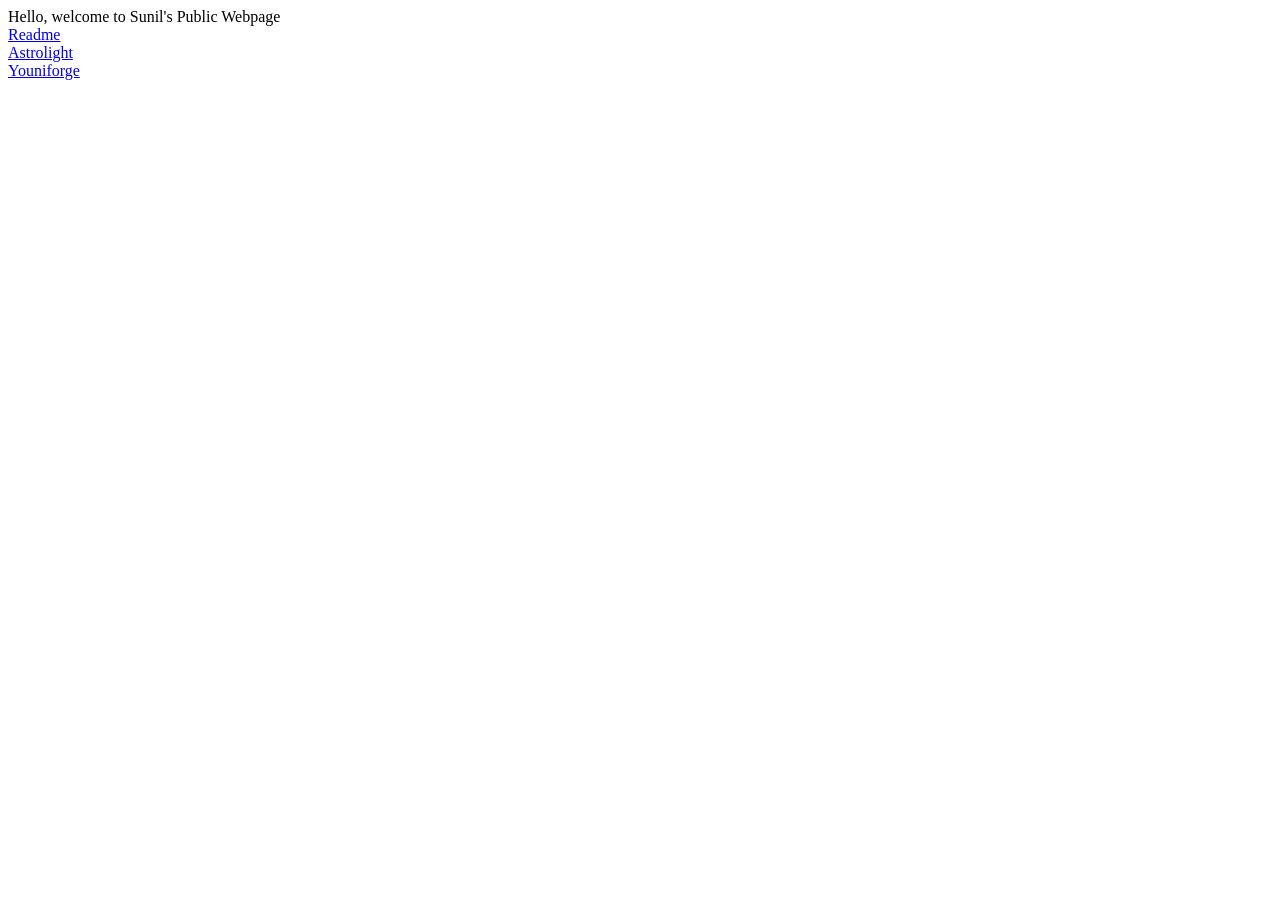
<file: index.html>
<html>
    <body>
        Hello, welcome to Sunil's Public Webpage
        <br>
        <a href="README.md">Readme</a>
        <br>
        <a href="astrolight/browser/index.html">Astrolight</a>
        <br>
        <a href="youniforge/index.html">Youniforge</a>
    </body>
</html>
</file>
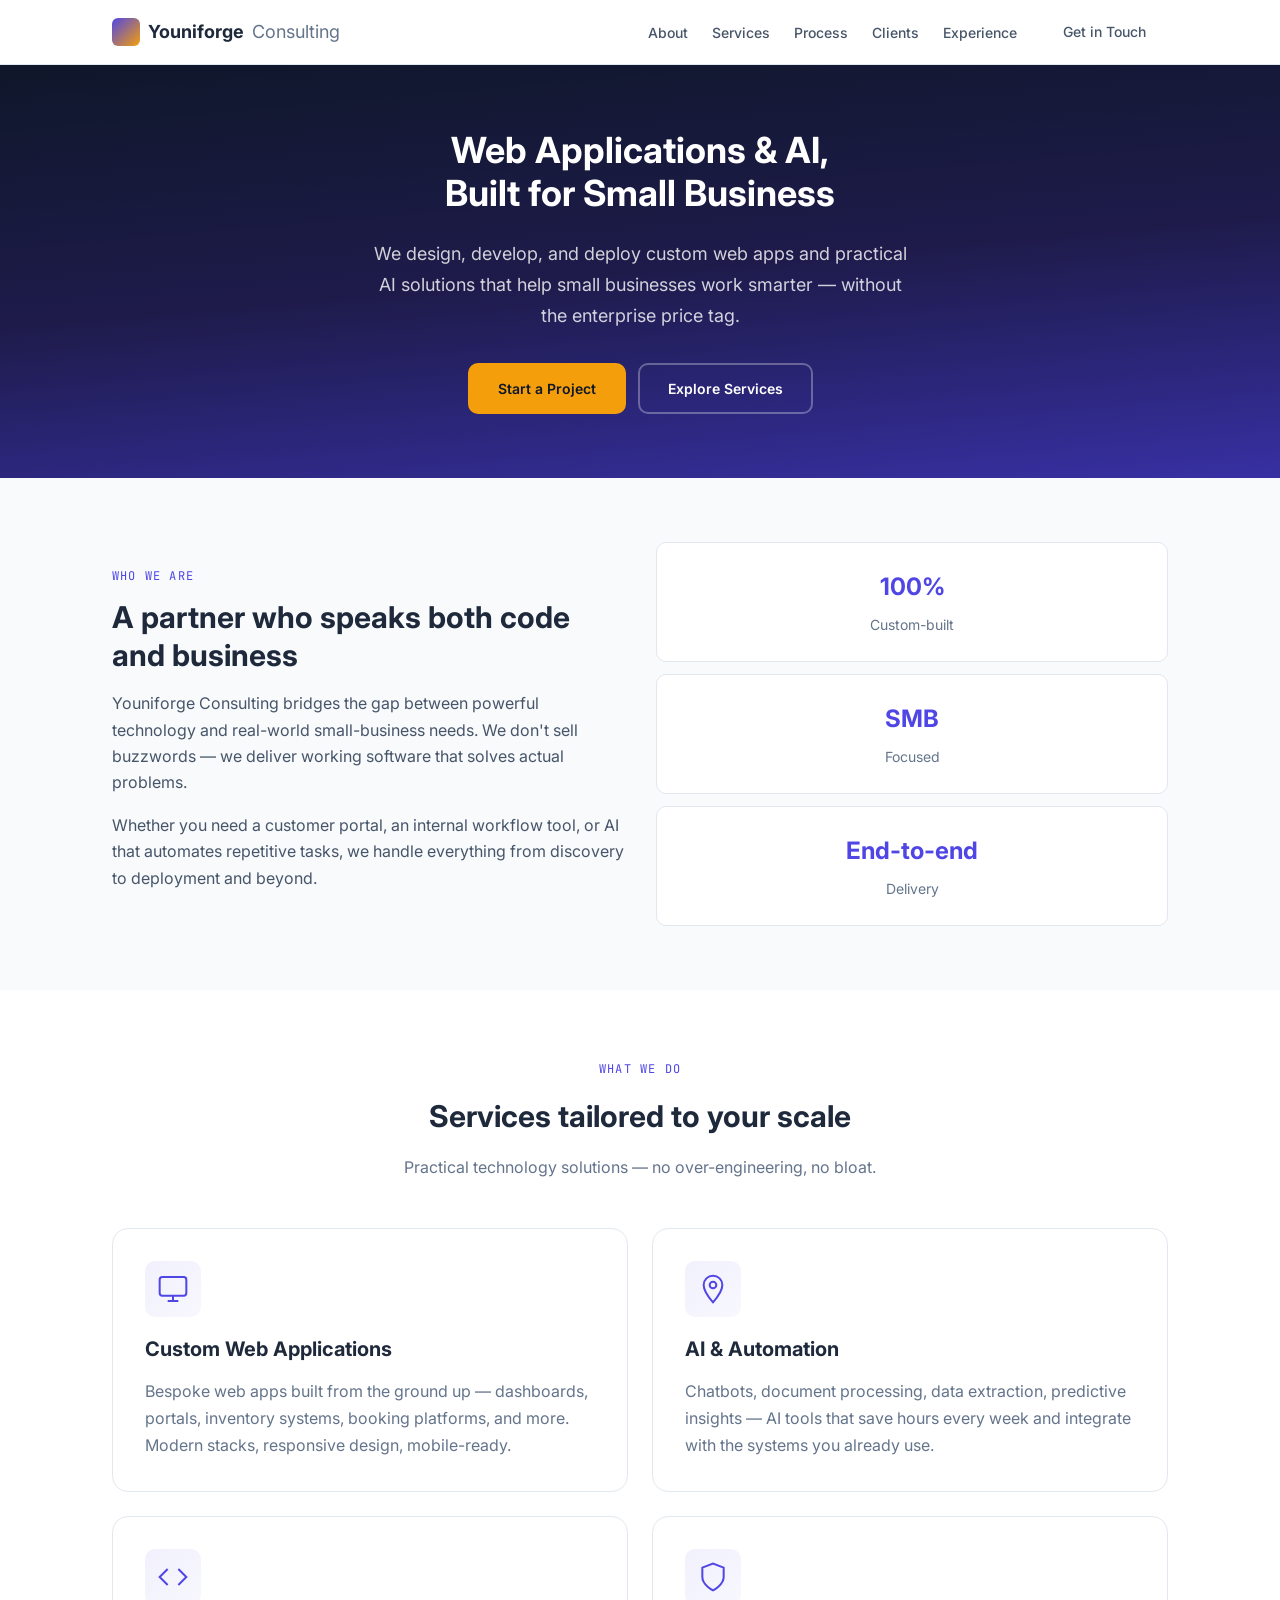
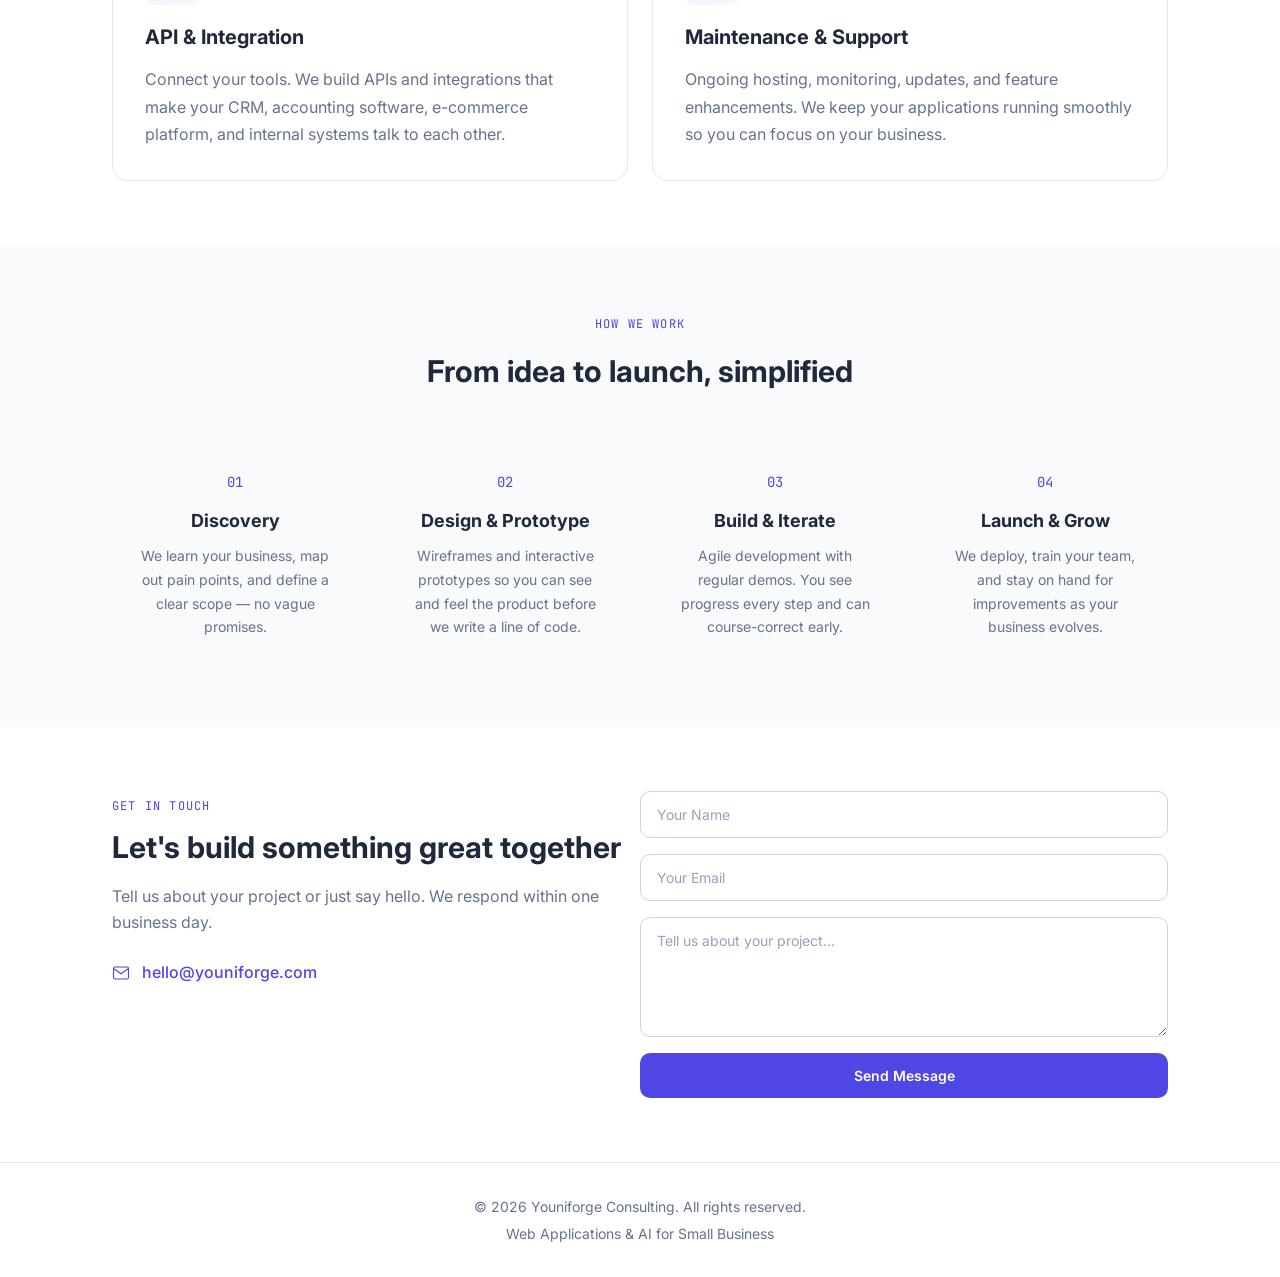
<file: youniforge/index.html>
<!DOCTYPE html>
<html lang="en">
<head>
  <meta charset="UTF-8">
  <meta name="viewport" content="width=device-width, initial-scale=1.0">
  <title>Youniforge Consulting — Web Applications & AI for Small Business</title>
  <meta name="description" content="Youniforge Consulting builds custom web applications and delivers practical AI solutions tailored for small businesses.">
  <link rel="preconnect" href="https://fonts.googleapis.com">
  <link rel="preconnect" href="https://fonts.gstatic.com" crossorigin>
  <link href="https://fonts.googleapis.com/css2?family=Inter:wght@400;500;600;700&family=JetBrains+Mono:wght@400&display=swap" rel="stylesheet">
  <link rel="stylesheet" href="css/style.css">
</head>
<body>

  <!-- ─── Navigation ─── -->
  <header class="site-header">
    <nav class="container nav-inner">
      <a href="#" class="logo">
        <span class="logo-icon" aria-hidden="true"></span>
        Youniforge<span class="logo-accent"> Consulting</span>
      </a>
      <button class="nav-toggle" aria-label="Toggle navigation" aria-expanded="false">
        <span></span><span></span><span></span>
      </button>
      <ul class="nav-links">
        <li><a href="#about">About</a></li>
        <li><a href="#services">Services</a></li>
        <li><a href="#process">Process</a></li>
        <li><a href="clients.html">Clients</a></li>
        <li><a href="experience.html">Experience</a></li>
        <li><a href="#contact" class="btn btn-sm">Get in Touch</a></li>
      </ul>
    </nav>
  </header>

  <!-- ─── Hero ─── -->
  <section class="hero">
    <div class="container hero-inner">
      <h1>Web Applications &amp; AI,<br>Built for Small Business</h1>
      <p>We design, develop, and deploy custom web apps and practical AI solutions that help small businesses work smarter — without the enterprise price tag.</p>
      <div class="hero-actions">
        <a href="#contact" class="btn btn-primary">Start a Project</a>
        <a href="#services" class="btn btn-ghost">Explore Services</a>
      </div>
    </div>
  </section>

  <!-- ─── About ─── -->
  <section id="about" class="section about">
    <div class="container about-inner">
      <div class="about-text">
        <span class="section-label">Who We Are</span>
        <h2>A partner who speaks both code and business</h2>
        <p>Youniforge Consulting bridges the gap between powerful technology and real-world small-business needs. We don't sell buzzwords — we deliver working software that solves actual problems.</p>
        <p>Whether you need a customer portal, an internal workflow tool, or AI that automates repetitive tasks, we handle everything from discovery to deployment and beyond.</p>
      </div>
      <div class="about-stats">
        <div class="stat-card">
          <span class="stat-number">100%</span>
          <span class="stat-label">Custom-built</span>
        </div>
        <div class="stat-card">
          <span class="stat-number">SMB</span>
          <span class="stat-label">Focused</span>
        </div>
        <div class="stat-card">
          <span class="stat-number">End-to-end</span>
          <span class="stat-label">Delivery</span>
        </div>
      </div>
    </div>
  </section>

  <!-- ─── Services ─── -->
  <section id="services" class="section services">
    <div class="container">
      <div class="section-header">
        <span class="section-label">What We Do</span>
        <h2>Services tailored to your scale</h2>
        <p>Practical technology solutions — no over-engineering, no bloat.</p>
      </div>
      <div class="services-grid">

        <article class="service-card">
          <div class="service-icon" aria-hidden="true">
            <svg width="32" height="32" viewBox="0 0 24 24" fill="none" stroke="currentColor" stroke-width="1.5"><rect x="2" y="3" width="20" height="14" rx="2"/><line x1="8" y1="21" x2="16" y2="21"/><line x1="12" y1="17" x2="12" y2="21"/></svg>
          </div>
          <h3>Custom Web Applications</h3>
          <p>Bespoke web apps built from the ground up — dashboards, portals, inventory systems, booking platforms, and more. Modern stacks, responsive design, mobile-ready.</p>
        </article>

        <article class="service-card">
          <div class="service-icon" aria-hidden="true">
            <svg width="32" height="32" viewBox="0 0 24 24" fill="none" stroke="currentColor" stroke-width="1.5"><path d="M12 2a7 7 0 0 1 7 7c0 5-7 13-7 13S5 14 5 9a7 7 0 0 1 7-7z"/><circle cx="12" cy="9" r="2.5"/></svg>
          </div>
          <h3>AI &amp; Automation</h3>
          <p>Chatbots, document processing, data extraction, predictive insights — AI tools that save hours every week and integrate with the systems you already use.</p>
        </article>

        <article class="service-card">
          <div class="service-icon" aria-hidden="true">
            <svg width="32" height="32" viewBox="0 0 24 24" fill="none" stroke="currentColor" stroke-width="1.5"><path d="M16 18l6-6-6-6"/><path d="M8 6l-6 6 6 6"/></svg>
          </div>
          <h3>API &amp; Integration</h3>
          <p>Connect your tools. We build APIs and integrations that make your CRM, accounting software, e-commerce platform, and internal systems talk to each other.</p>
        </article>

        <article class="service-card">
          <div class="service-icon" aria-hidden="true">
            <svg width="32" height="32" viewBox="0 0 24 24" fill="none" stroke="currentColor" stroke-width="1.5"><path d="M12 22s8-4 8-10V5l-8-3-8 3v7c0 6 8 10 8 10z"/></svg>
          </div>
          <h3>Maintenance &amp; Support</h3>
          <p>Ongoing hosting, monitoring, updates, and feature enhancements. We keep your applications running smoothly so you can focus on your business.</p>
        </article>

      </div>
    </div>
  </section>

  <!-- ─── Process ─── -->
  <section id="process" class="section process">
    <div class="container">
      <div class="section-header">
        <span class="section-label">How We Work</span>
        <h2>From idea to launch, simplified</h2>
      </div>
      <div class="process-steps">

        <div class="step">
          <span class="step-number">01</span>
          <h3>Discovery</h3>
          <p>We learn your business, map out pain points, and define a clear scope — no vague promises.</p>
        </div>

        <div class="step">
          <span class="step-number">02</span>
          <h3>Design &amp; Prototype</h3>
          <p>Wireframes and interactive prototypes so you can see and feel the product before we write a line of code.</p>
        </div>

        <div class="step">
          <span class="step-number">03</span>
          <h3>Build &amp; Iterate</h3>
          <p>Agile development with regular demos. You see progress every step and can course-correct early.</p>
        </div>

        <div class="step">
          <span class="step-number">04</span>
          <h3>Launch &amp; Grow</h3>
          <p>We deploy, train your team, and stay on hand for improvements as your business evolves.</p>
        </div>

      </div>
    </div>
  </section>

  <!-- ─── Contact ─── -->
  <section id="contact" class="section contact">
    <div class="container contact-inner">
      <div class="contact-text">
        <span class="section-label">Get in Touch</span>
        <h2>Let's build something great together</h2>
        <p>Tell us about your project or just say hello. We respond within one business day.</p>
        <ul class="contact-details">
          <li>
            <svg width="18" height="18" viewBox="0 0 24 24" fill="none" stroke="currentColor" stroke-width="1.5"><path d="M4 4h16c1.1 0 2 .9 2 2v12c0 1.1-.9 2-2 2H4c-1.1 0-2-.9-2-2V6c0-1.1.9-2 2-2z"/><polyline points="22,6 12,13 2,6"/></svg>
            <a href="mailto:hello@youniforge.com">hello@youniforge.com</a>
          </li>
        </ul>
      </div>
      <form class="contact-form" action="#" method="POST">
        <label for="name" class="sr-only">Name</label>
        <input type="text" id="name" name="name" placeholder="Your Name" required autocomplete="name">

        <label for="email" class="sr-only">Email</label>
        <input type="email" id="email" name="email" placeholder="Your Email" required autocomplete="email">

        <label for="message" class="sr-only">Message</label>
        <textarea id="message" name="message" rows="5" placeholder="Tell us about your project…" required></textarea>

        <button type="submit" class="btn btn-primary btn-full">Send Message</button>
      </form>
    </div>
  </section>

  <!-- ─── Footer ─── -->
  <footer class="site-footer">
    <div class="container footer-inner">
      <p>&copy; <span class="footer-year"></span> Youniforge Consulting. All rights reserved.</p>
      <p class="footer-tagline">Web Applications &amp; AI for Small Business</p>
    </div>
  </footer>

  <script src="js/main.js"></script>
</body>
</html>
</file>
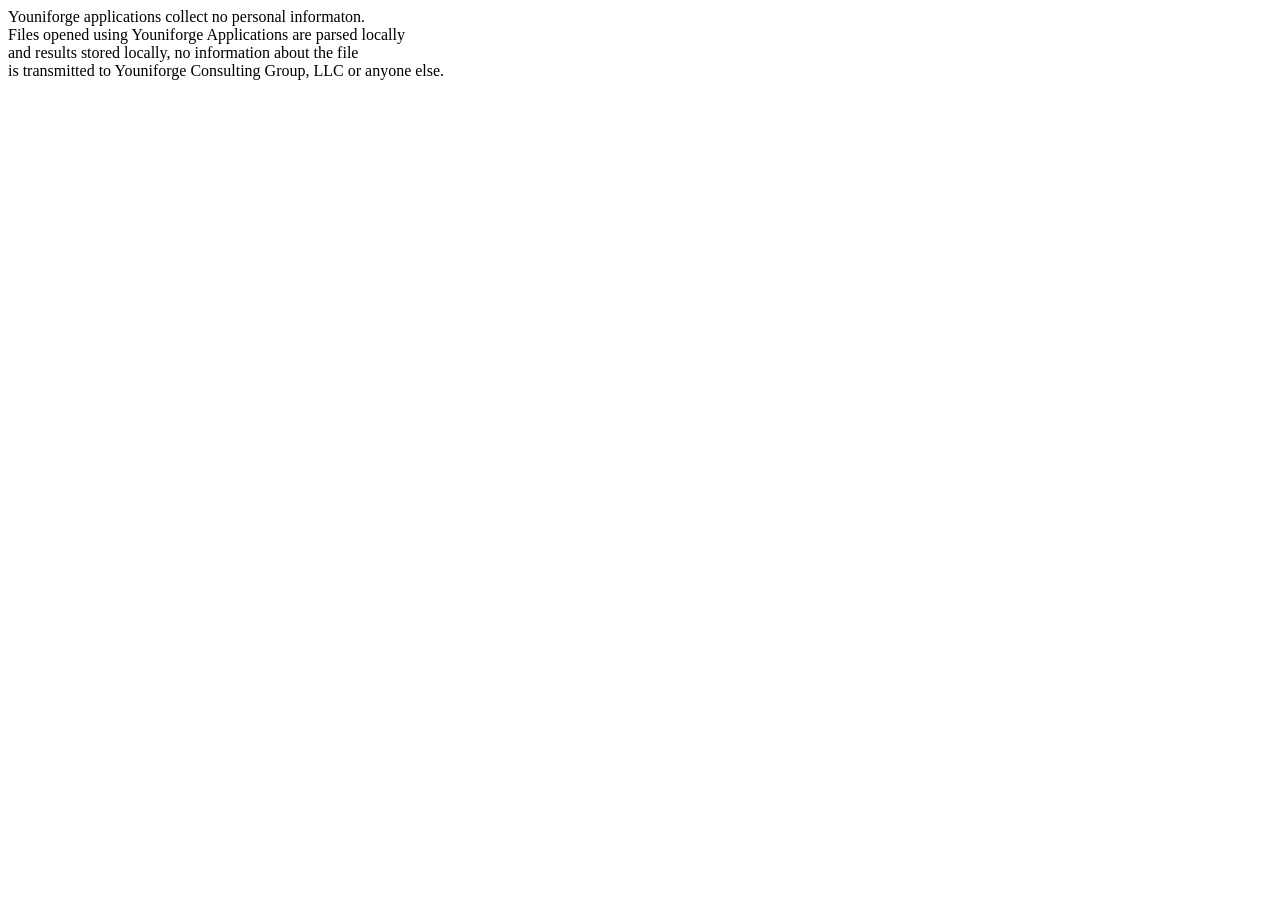
<file: privacypolicy/privacy_policy.html>
<!doctype html>
<html lang="en">

	<head>
  		<meta charset="utf-8">
		<title>Privacy Policy</title>
	</head>
	<body>
		Youniforge applications collect no personal informaton. <br />
		Files opened using Youniforge Applications are parsed locally <br />
		and results stored locally, no information about the file<br />
		is transmitted to Youniforge Consulting Group, LLC or anyone else. <br />
	</body>
</html>
</file>
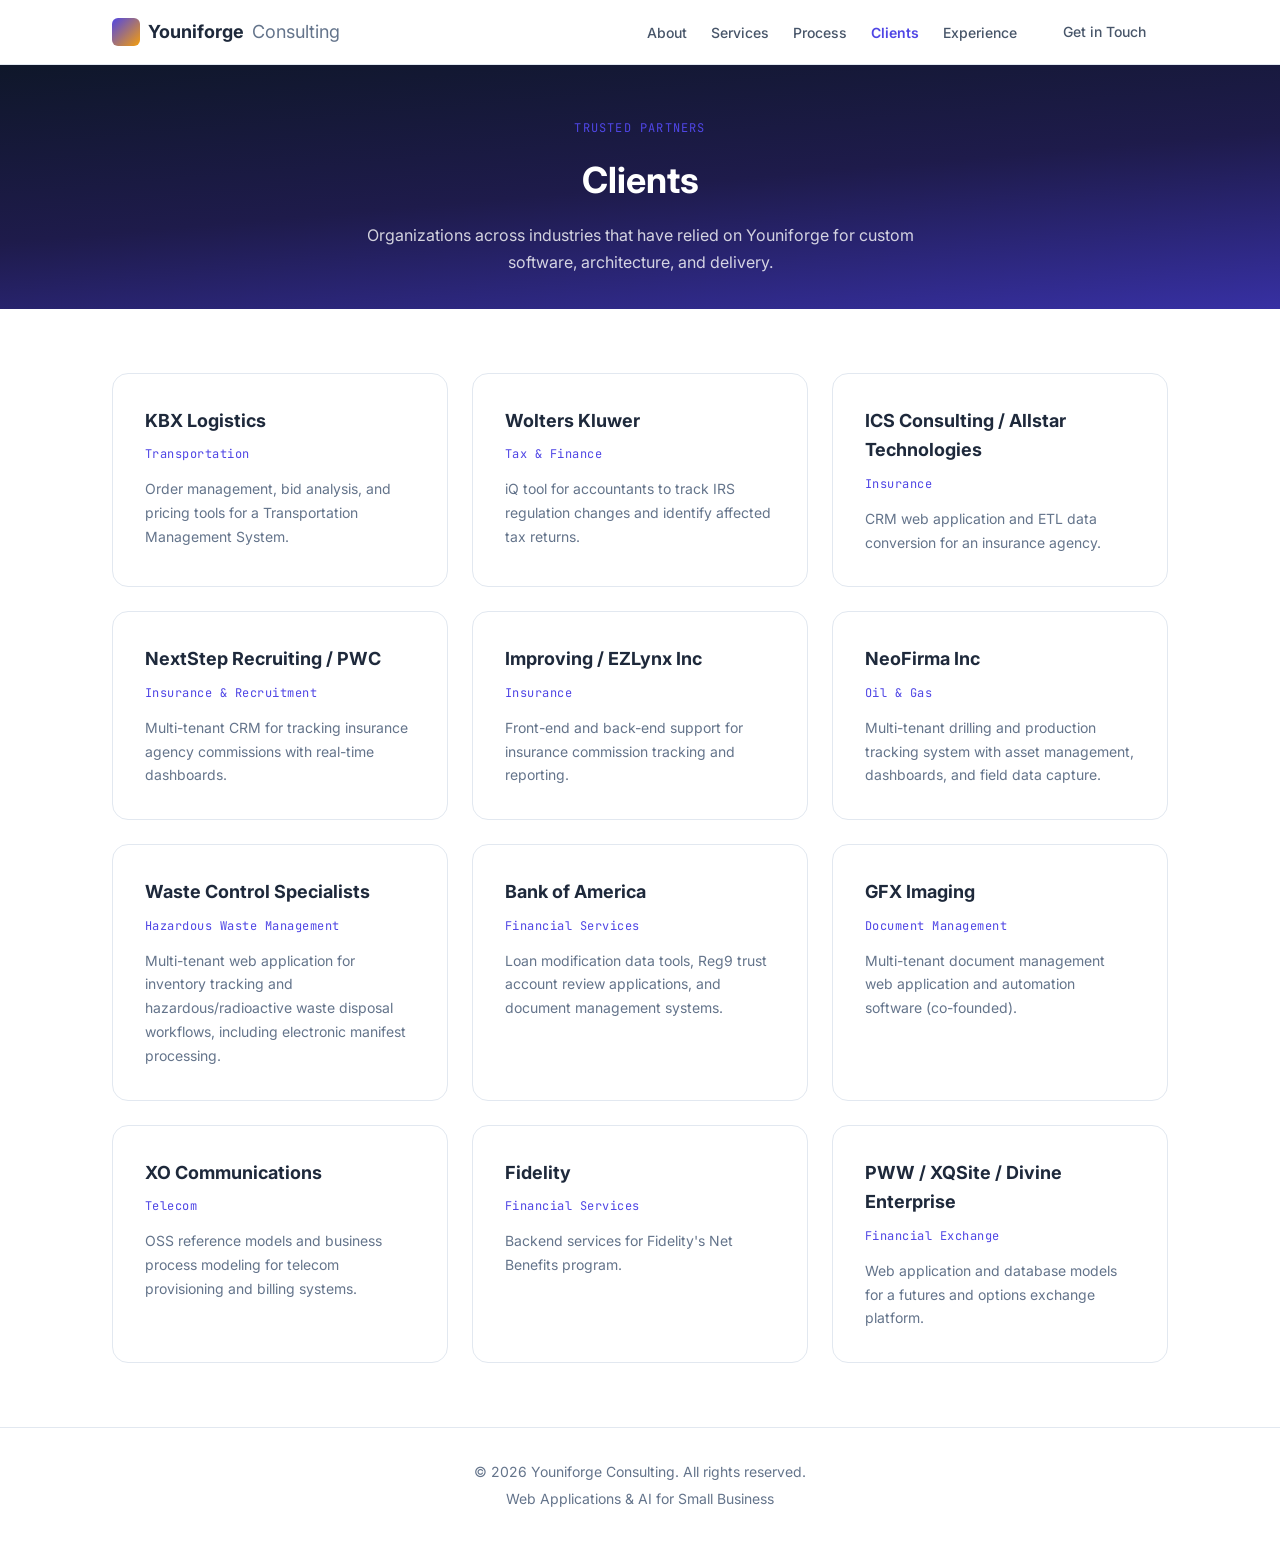
<file: youniforge/clients.html>
<!DOCTYPE html>
<html lang="en">
<head>
  <meta charset="UTF-8">
  <meta name="viewport" content="width=device-width, initial-scale=1.0">
  <title>Clients — Youniforge Consulting</title>
  <meta name="description" content="Organizations and companies trusted with custom software by Youniforge Consulting.">
  <link rel="preconnect" href="https://fonts.googleapis.com">
  <link rel="preconnect" href="https://fonts.gstatic.com" crossorigin>
  <link href="https://fonts.googleapis.com/css2?family=Inter:wght@400;500;600;700&family=JetBrains+Mono:wght@400&display=swap" rel="stylesheet">
  <link rel="stylesheet" href="css/style.css">
</head>
<body>

  <!-- ─── Navigation ─── -->
  <header class="site-header">
    <nav class="container nav-inner">
      <a href="index.html" class="logo">
        <span class="logo-icon" aria-hidden="true"></span>
        Youniforge<span class="logo-accent"> Consulting</span>
      </a>
      <button class="nav-toggle" aria-label="Toggle navigation" aria-expanded="false">
        <span></span><span></span><span></span>
      </button>
      <ul class="nav-links">
        <li><a href="index.html#about">About</a></li>
        <li><a href="index.html#services">Services</a></li>
        <li><a href="index.html#process">Process</a></li>
        <li><a href="clients.html" class="active">Clients</a></li>
        <li><a href="experience.html">Experience</a></li>
        <li><a href="index.html#contact" class="btn btn-sm">Get in Touch</a></li>
      </ul>
    </nav>
  </header>

  <!-- ─── Page Header ─── -->
  <section class="page-header">
    <div class="container">
      <span class="section-label">Trusted Partners</span>
      <h1>Clients</h1>
      <p>Organizations across industries that have relied on Youniforge for custom software, architecture, and delivery.</p>
    </div>
  </section>

  <!-- ─── Clients Grid ─── -->
  <section class="section">
    <div class="container">
      <div class="clients-grid">

        <article class="client-card">
          <h3>KBX Logistics</h3>
          <span class="client-domain">Transportation</span>
          <p>Order management, bid analysis, and pricing tools for a Transportation Management System.</p>
        </article>

        <article class="client-card">
          <h3>Wolters Kluwer</h3>
          <span class="client-domain">Tax &amp; Finance</span>
          <p>iQ tool for accountants to track IRS regulation changes and identify affected tax returns.</p>
        </article>

        <article class="client-card">
          <h3>ICS Consulting / Allstar Technologies</h3>
          <span class="client-domain">Insurance</span>
          <p>CRM web application and ETL data conversion for an insurance agency.</p>
        </article>

        <article class="client-card">
          <h3>NextStep Recruiting / PWC</h3>
          <span class="client-domain">Insurance &amp; Recruitment</span>
          <p>Multi-tenant CRM for tracking insurance agency commissions with real-time dashboards.</p>
        </article>

        <article class="client-card">
          <h3>Improving / EZLynx Inc</h3>
          <span class="client-domain">Insurance</span>
          <p>Front-end and back-end support for insurance commission tracking and reporting.</p>
        </article>

        <article class="client-card">
          <h3>NeoFirma Inc</h3>
          <span class="client-domain">Oil &amp; Gas</span>
          <p>Multi-tenant drilling and production tracking system with asset management, dashboards, and field data capture.</p>
        </article>

        <article class="client-card">
          <h3>Waste Control Specialists</h3>
          <span class="client-domain">Hazardous Waste Management</span>
          <p>Multi-tenant web application for inventory tracking and hazardous/radioactive waste disposal workflows, including electronic manifest processing.</p>
        </article>

        <article class="client-card">
          <h3>Bank of America</h3>
          <span class="client-domain">Financial Services</span>
          <p>Loan modification data tools, Reg9 trust account review applications, and document management systems.</p>
        </article>

        <article class="client-card">
          <h3>GFX Imaging</h3>
          <span class="client-domain">Document Management</span>
          <p>Multi-tenant document management web application and automation software (co-founded).</p>
        </article>

        <article class="client-card">
          <h3>XO Communications</h3>
          <span class="client-domain">Telecom</span>
          <p>OSS reference models and business process modeling for telecom provisioning and billing systems.</p>
        </article>

        <article class="client-card">
          <h3>Fidelity</h3>
          <span class="client-domain">Financial Services</span>
          <p>Backend services for Fidelity's Net Benefits program.</p>
        </article>

        <article class="client-card">
          <h3>PWW / XQSite / Divine Enterprise</h3>
          <span class="client-domain">Financial Exchange</span>
          <p>Web application and database models for a futures and options exchange platform.</p>
        </article>

      </div>
    </div>
  </section>

  <!-- ─── Footer ─── -->
  <footer class="site-footer">
    <div class="container footer-inner">
      <p>&copy; <span class="footer-year"></span> Youniforge Consulting. All rights reserved.</p>
      <p class="footer-tagline">Web Applications &amp; AI for Small Business</p>
    </div>
  </footer>

  <script src="js/main.js"></script>
</body>
</html>
</file>
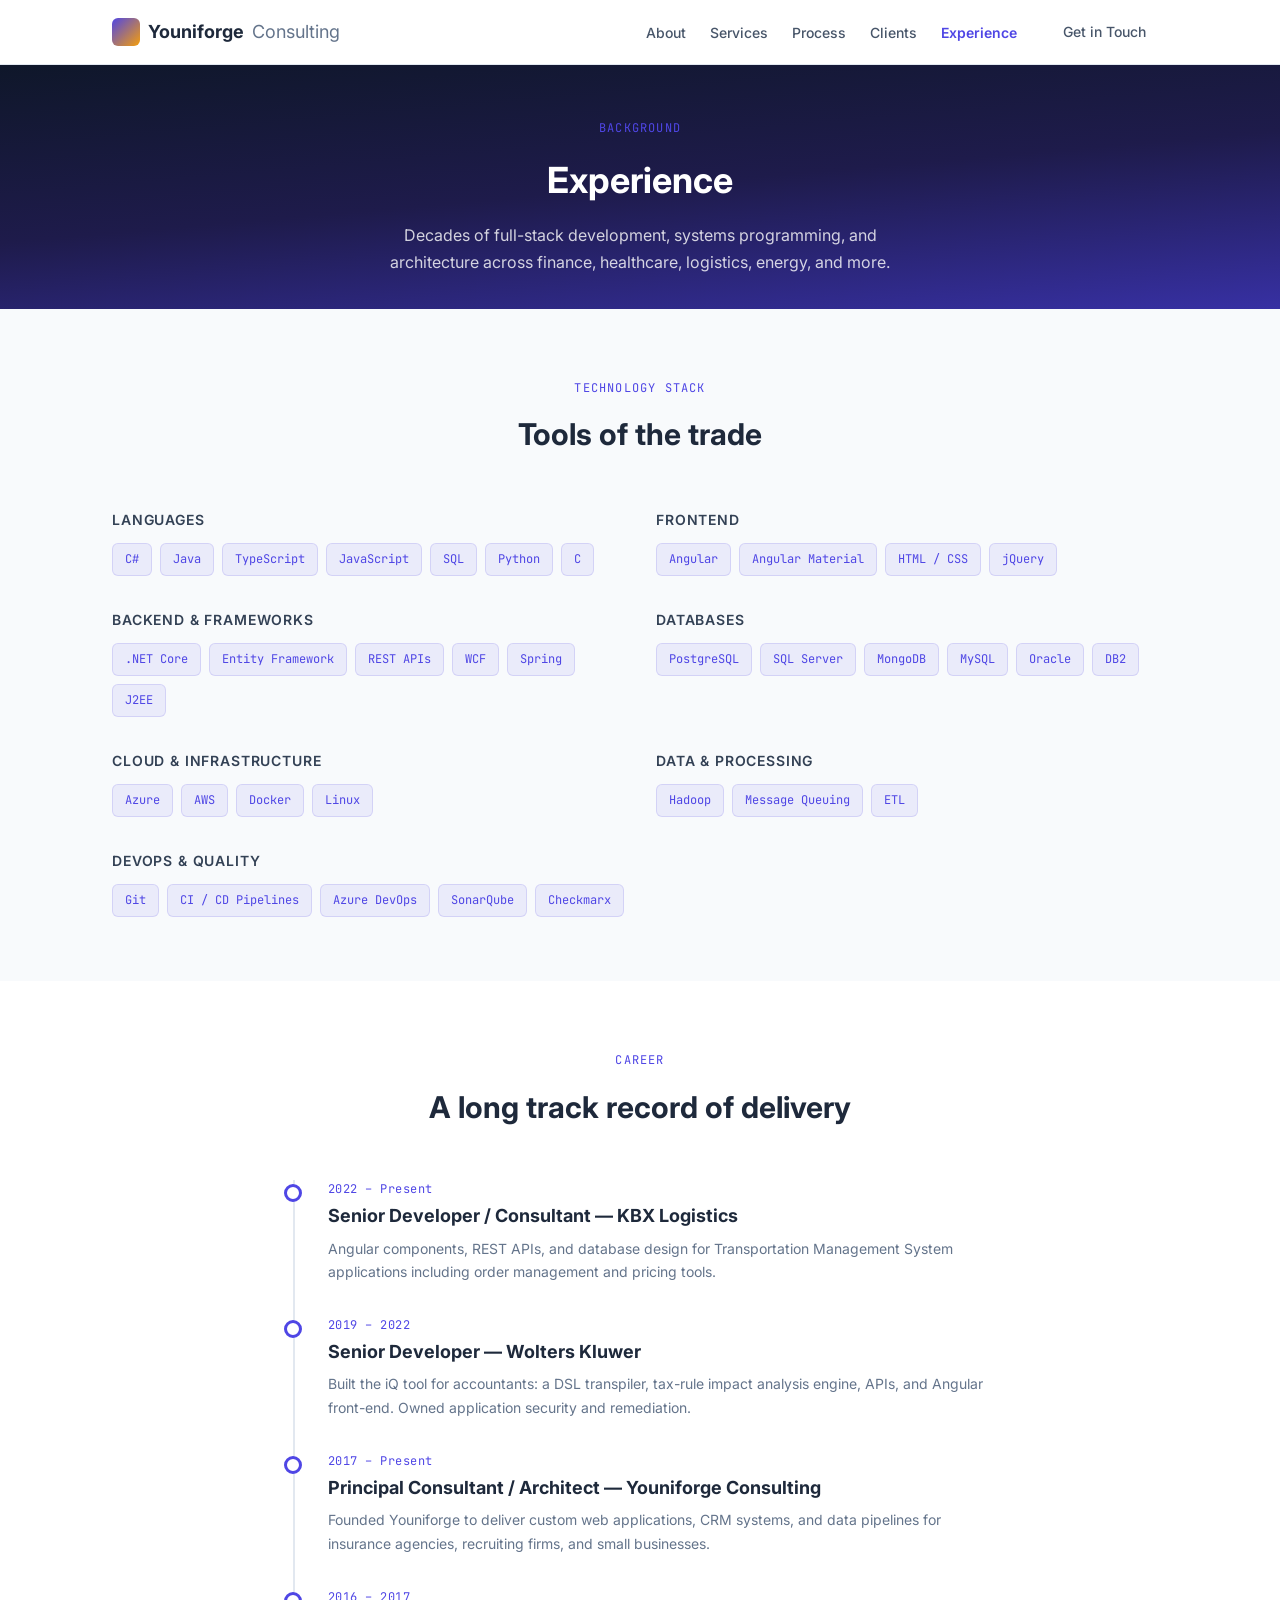
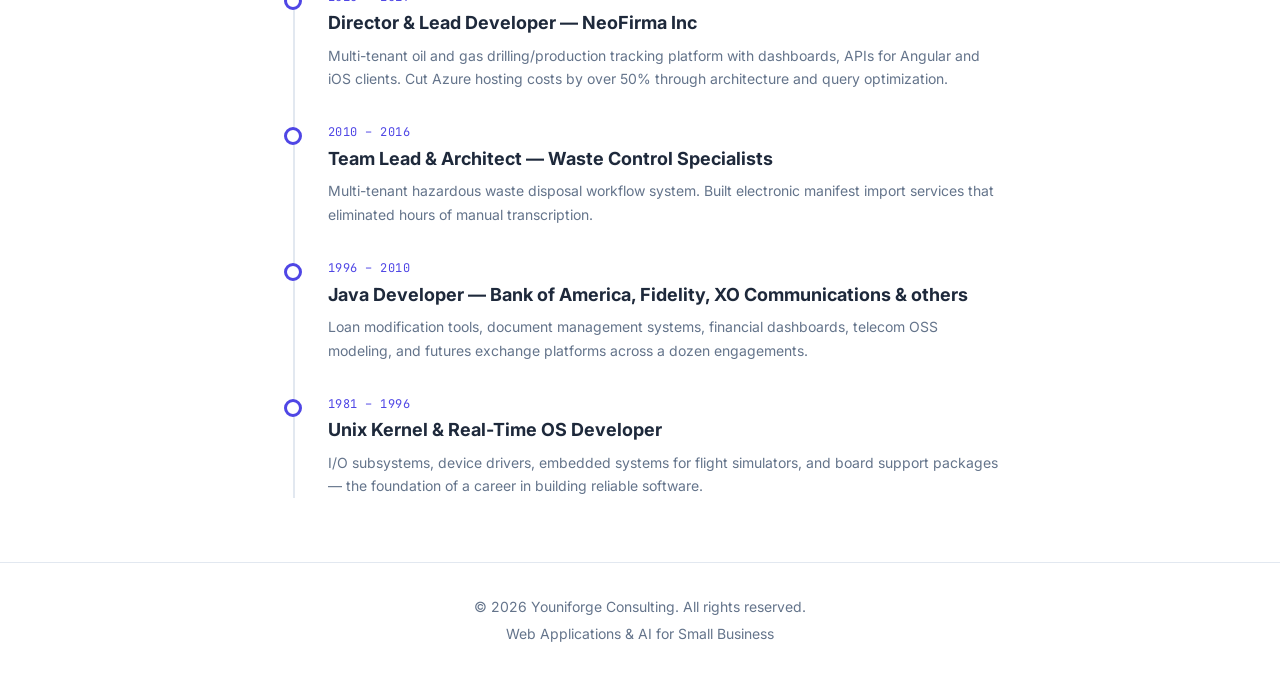
<file: youniforge/experience.html>
<!DOCTYPE html>
<html lang="en">
<head>
  <meta charset="UTF-8">
  <meta name="viewport" content="width=device-width, initial-scale=1.0">
  <title>Experience — Youniforge Consulting</title>
  <meta name="description" content="Technical experience and technology stack of Youniforge Consulting.">
  <link rel="preconnect" href="https://fonts.googleapis.com">
  <link rel="preconnect" href="https://fonts.gstatic.com" crossorigin>
  <link href="https://fonts.googleapis.com/css2?family=Inter:wght@400;500;600;700&family=JetBrains+Mono:wght@400&display=swap" rel="stylesheet">
  <link rel="stylesheet" href="css/style.css">
</head>
<body>

  <!-- ─── Navigation ─── -->
  <header class="site-header">
    <nav class="container nav-inner">
      <a href="index.html" class="logo">
        <span class="logo-icon" aria-hidden="true"></span>
        Youniforge<span class="logo-accent"> Consulting</span>
      </a>
      <button class="nav-toggle" aria-label="Toggle navigation" aria-expanded="false">
        <span></span><span></span><span></span>
      </button>
      <ul class="nav-links">
        <li><a href="index.html#about">About</a></li>
        <li><a href="index.html#services">Services</a></li>
        <li><a href="index.html#process">Process</a></li>
        <li><a href="clients.html">Clients</a></li>
        <li><a href="experience.html" class="active">Experience</a></li>
        <li><a href="index.html#contact" class="btn btn-sm">Get in Touch</a></li>
      </ul>
    </nav>
  </header>

  <!-- ─── Page Header ─── -->
  <section class="page-header">
    <div class="container">
      <span class="section-label">Background</span>
      <h1>Experience</h1>
      <p>Decades of full-stack development, systems programming, and architecture across finance, healthcare, logistics, energy, and more.</p>
    </div>
  </section>

  <!-- ─── Technology Stack ─── -->
  <section class="section tech-section">
    <div class="container">
      <div class="section-header">
        <span class="section-label">Technology Stack</span>
        <h2>Tools of the trade</h2>
      </div>
      <div class="tech-categories">

        <div class="tech-group">
          <h3>Languages</h3>
          <div class="tech-tags">
            <span class="tag">C#</span>
            <span class="tag">Java</span>
            <span class="tag">TypeScript</span>
            <span class="tag">JavaScript</span>
            <span class="tag">SQL</span>
            <span class="tag">Python</span>
            <span class="tag">C</span>
          </div>
        </div>

        <div class="tech-group">
          <h3>Frontend</h3>
          <div class="tech-tags">
            <span class="tag">Angular</span>
            <span class="tag">Angular Material</span>
            <span class="tag">HTML / CSS</span>
            <span class="tag">jQuery</span>
          </div>
        </div>

        <div class="tech-group">
          <h3>Backend &amp; Frameworks</h3>
          <div class="tech-tags">
            <span class="tag">.NET Core</span>
            <span class="tag">Entity Framework</span>
            <span class="tag">REST APIs</span>
            <span class="tag">WCF</span>
            <span class="tag">Spring</span>
            <span class="tag">J2EE</span>
          </div>
        </div>

        <div class="tech-group">
          <h3>Databases</h3>
          <div class="tech-tags">
            <span class="tag">PostgreSQL</span>
            <span class="tag">SQL Server</span>
            <span class="tag">MongoDB</span>
            <span class="tag">MySQL</span>
            <span class="tag">Oracle</span>
            <span class="tag">DB2</span>
          </div>
        </div>

        <div class="tech-group">
          <h3>Cloud &amp; Infrastructure</h3>
          <div class="tech-tags">
            <span class="tag">Azure</span>
            <span class="tag">AWS</span>
            <span class="tag">Docker</span>
            <span class="tag">Linux</span>
          </div>
        </div>

        <div class="tech-group">
          <h3>Data &amp; Processing</h3>
          <div class="tech-tags">
            <span class="tag">Hadoop</span>
            <span class="tag">Message Queuing</span>
            <span class="tag">ETL</span>
          </div>
        </div>

        <div class="tech-group">
          <h3>DevOps &amp; Quality</h3>
          <div class="tech-tags">
            <span class="tag">Git</span>
            <span class="tag">CI / CD Pipelines</span>
            <span class="tag">Azure DevOps</span>
            <span class="tag">SonarQube</span>
            <span class="tag">Checkmarx</span>
          </div>
        </div>

      </div>
    </div>
  </section>

  <!-- ─── Career Timeline ─── -->
  <section class="section timeline-section">
    <div class="container">
      <div class="section-header">
        <span class="section-label">Career</span>
        <h2>A long track record of delivery</h2>
      </div>

      <div class="timeline">

        <div class="timeline-item">
          <div class="timeline-marker"></div>
          <div class="timeline-content">
            <span class="timeline-date">2022 &ndash; Present</span>
            <h3>Senior Developer / Consultant — KBX Logistics</h3>
            <p>Angular components, REST APIs, and database design for Transportation Management System applications including order management and pricing tools.</p>
          </div>
        </div>

        <div class="timeline-item">
          <div class="timeline-marker"></div>
          <div class="timeline-content">
            <span class="timeline-date">2019 &ndash; 2022</span>
            <h3>Senior Developer — Wolters Kluwer</h3>
            <p>Built the iQ tool for accountants: a DSL transpiler, tax-rule impact analysis engine, APIs, and Angular front-end. Owned application security and remediation.</p>
          </div>
        </div>

        <div class="timeline-item">
          <div class="timeline-marker"></div>
          <div class="timeline-content">
            <span class="timeline-date">2017 &ndash; Present</span>
            <h3>Principal Consultant / Architect — Youniforge Consulting</h3>
            <p>Founded Youniforge to deliver custom web applications, CRM systems, and data pipelines for insurance agencies, recruiting firms, and small businesses.</p>
          </div>
        </div>

        <div class="timeline-item">
          <div class="timeline-marker"></div>
          <div class="timeline-content">
            <span class="timeline-date">2016 &ndash; 2017</span>
            <h3>Director &amp; Lead Developer — NeoFirma Inc</h3>
            <p>Multi-tenant oil and gas drilling/production tracking platform with dashboards, APIs for Angular and iOS clients. Cut Azure hosting costs by over 50% through architecture and query optimization.</p>
          </div>
        </div>

        <div class="timeline-item">
          <div class="timeline-marker"></div>
          <div class="timeline-content">
            <span class="timeline-date">2010 &ndash; 2016</span>
            <h3>Team Lead &amp; Architect — Waste Control Specialists</h3>
            <p>Multi-tenant hazardous waste disposal workflow system. Built electronic manifest import services that eliminated hours of manual transcription.</p>
          </div>
        </div>

        <div class="timeline-item">
          <div class="timeline-marker"></div>
          <div class="timeline-content">
            <span class="timeline-date">1996 &ndash; 2010</span>
            <h3>Java Developer — Bank of America, Fidelity, XO Communications &amp; others</h3>
            <p>Loan modification tools, document management systems, financial dashboards, telecom OSS modeling, and futures exchange platforms across a dozen engagements.</p>
          </div>
        </div>

        <div class="timeline-item">
          <div class="timeline-marker"></div>
          <div class="timeline-content">
            <span class="timeline-date">1981 &ndash; 1996</span>
            <h3>Unix Kernel &amp; Real-Time OS Developer</h3>
            <p>I/O subsystems, device drivers, embedded systems for flight simulators, and board support packages — the foundation of a career in building reliable software.</p>
          </div>
        </div>

      </div>
    </div>
  </section>

  <!-- ─── Footer ─── -->
  <footer class="site-footer">
    <div class="container footer-inner">
      <p>&copy; <span class="footer-year"></span> Youniforge Consulting. All rights reserved.</p>
      <p class="footer-tagline">Web Applications &amp; AI for Small Business</p>
    </div>
  </footer>

  <script src="js/main.js"></script>
</body>
</html>
</file>
<file: youniforge/css/style.css>
/* ═══════════════════════════════════════════
   Youniforge Consulting — Site Styles
   ═══════════════════════════════════════════ */

/* ── Custom Properties ── */
:root {
  /* Palette */
  --color-primary: #4F46E5;
  --color-primary-dark: #3730A3;
  --color-primary-light: #818CF8;
  --color-accent: #F59E0B;
  --color-accent-light: #FCD34D;

  --color-slate-50: #F8FAFC;
  --color-slate-100: #F1F5F9;
  --color-slate-200: #E2E8F0;
  --color-slate-300: #CBD5E1;
  --color-slate-400: #94A3B8;
  --color-slate-500: #64748B;
  --color-slate-600: #475569;
  --color-slate-700: #334155;
  --color-slate-800: #1E293B;
  --color-slate-900: #0F172A;

  --color-white: #FFFFFF;
  --color-bg: var(--color-white);
  --color-bg-alt: var(--color-slate-50);

  /* Typography */
  --font-sans: 'Inter', system-ui, -apple-system, sans-serif;
  --font-mono: 'JetBrains Mono', monospace;

  --text-xs: 0.75rem;
  --text-sm: 0.875rem;
  --text-base: 1rem;
  --text-lg: 1.125rem;
  --text-xl: 1.25rem;
  --text-2xl: 1.5rem;
  --text-3xl: 1.875rem;
  --text-4xl: 2.25rem;

  /* Spacing */
  --space-2: 0.5rem;
  --space-3: 0.75rem;
  --space-4: 1rem;
  --space-6: 1.5rem;
  --space-8: 2rem;
  --space-12: 3rem;
  --space-16: 4rem;

  /* Layout */
  --max-width: 1120px;
  --radius-sm: 6px;
  --radius-md: 10px;
  --radius-lg: 16px;

  /* Transitions */
  --transition-fast: 150ms ease;
  --transition-base: 250ms ease;
}

/* ── Reset & Base ── */
*, *::before, *::after { box-sizing: border-box; margin: 0; padding: 0; }

html { scroll-behavior: smooth; -webkit-text-size-adjust: 100%; }

body {
  font-family: var(--font-sans);
  font-size: var(--text-base);
  line-height: 1.65;
  color: var(--color-slate-700);
  background: var(--color-bg);
  -webkit-font-smoothing: antialiased;
  -moz-osx-font-smoothing: grayscale;
}

img { max-width: 100%; display: block; }
a { color: var(--color-primary); text-decoration: none; transition: color var(--transition-fast); }
a:hover { color: var(--color-primary-dark); }

ul { list-style: none; }

.sr-only {
  position: absolute; width: 1px; height: 1px;
  padding: 0; margin: -1px; overflow: hidden;
  clip: rect(0,0,0,0); white-space: nowrap; border: 0;
}

/* ── Container ── */
.container {
  width: 100%;
  max-width: var(--max-width);
  margin: 0 auto;
  padding: 0 var(--space-6);
}

@media (min-width: 768px) {
  .container { padding: 0 var(--space-8); }
}

/* ── Buttons ── */
.btn {
  display: inline-flex; align-items: center; justify-content: center;
  font-family: var(--font-sans); font-weight: 600; font-size: var(--text-sm);
  padding: 0.75rem 1.75rem; border-radius: var(--radius-md);
  border: 2px solid transparent; cursor: pointer;
  transition: all var(--transition-base); white-space: nowrap;
}

.btn-primary {
  background: var(--color-primary); color: var(--color-white);
  border-color: var(--color-primary);
}
.btn-primary:hover {
  background: var(--color-primary-dark); border-color: var(--color-primary-dark);
  color: var(--color-white); transform: translateY(-1px);
  box-shadow: 0 4px 12px rgba(79, 70, 229, 0.35);
}

.btn-ghost {
  background: transparent; color: var(--color-primary);
  border-color: var(--color-slate-300);
}
.btn-ghost:hover {
  border-color: var(--color-primary); color: var(--color-primary-dark);
  transform: translateY(-1px);
}

.btn-sm { padding: 0.5rem 1.25rem; font-size: var(--text-xs); }
.btn-full { width: 100%; }

/* ── Section Label ── */
.section-label {
  display: inline-block;
  font-family: var(--font-mono);
  font-size: var(--text-xs);
  font-weight: 400;
  letter-spacing: 0.1em;
  text-transform: uppercase;
  color: var(--color-primary);
  margin-bottom: var(--space-3);
}

/* ── Header / Nav ── */
.site-header {
  position: sticky; top: 0; z-index: 100;
  background: rgba(255,255,255,0.92);
  backdrop-filter: blur(12px); -webkit-backdrop-filter: blur(12px);
  border-bottom: 1px solid var(--color-slate-200);
}

.nav-inner {
  display: flex; align-items: center; justify-content: space-between;
  height: 64px;
}

.logo {
  font-size: var(--text-lg); font-weight: 700; color: var(--color-slate-800);
  display: flex; align-items: center; gap: 0.5rem;
}
.logo:hover { color: var(--color-primary-dark); }

.logo-icon {
  width: 28px; height: 28px; border-radius: var(--radius-sm);
  background: linear-gradient(135deg, var(--color-primary), var(--color-accent));
  display: inline-block; flex-shrink: 0;
}

.logo-accent { font-weight: 400; color: var(--color-slate-500); }

.nav-links { display: none; align-items: center; gap: var(--space-6); }
.nav-links a {
  font-size: var(--text-sm); font-weight: 500; color: var(--color-slate-600);
}
.nav-links a:hover { color: var(--color-primary); }

/* Mobile nav toggle */
.nav-toggle {
  display: flex; flex-direction: column; gap: 5px;
  background: none; border: none; cursor: pointer; padding: 4px;
}
.nav-toggle span {
  width: 22px; height: 2px; background: var(--color-slate-700);
  border-radius: 2px; transition: all var(--transition-fast);
}

@media (min-width: 768px) {
  .nav-toggle { display: none; }
  .nav-links { display: flex; }
}

/* Mobile nav open state */
.nav-links.open {
  display: flex; flex-direction: column;
  position: absolute; top: 64px; left: 0; right: 0;
  background: var(--color-white); border-bottom: 1px solid var(--color-slate-200);
  padding: var(--space-4) var(--space-6); gap: var(--space-3);
  box-shadow: 0 8px 24px rgba(0,0,0,0.06);
}

/* ── Hero ── */
.hero {
  padding: var(--space-16) 0;
  background: linear-gradient(175deg, var(--color-slate-900) 0%, #1E1B4B 50%, var(--color-primary-dark) 100%);
  color: var(--color-white); text-align: center;
}

.hero-inner { max-width: 720px; }

.hero h1 {
  font-size: clamp(var(--text-3xl), 5vw, var(--text-4xl));
  font-weight: 700; line-height: 1.2; margin-bottom: var(--space-6);
}

.hero p {
  font-size: var(--text-lg); color: rgba(255,255,255,0.8);
  max-width: 540px; margin: 0 auto var(--space-8); line-height: 1.7;
}

.hero-actions { display: flex; gap: var(--space-3); justify-content: center; flex-wrap: wrap; }
.hero .btn-primary { background: var(--color-accent); border-color: var(--color-accent); color: var(--color-slate-900); }
.hero .btn-primary:hover { background: var(--color-accent-light); border-color: var(--color-accent-light); box-shadow: 0 4px 16px rgba(245,158,11,0.4); }
.hero .btn-ghost { color: var(--color-white); border-color: rgba(255,255,255,0.3); }
.hero .btn-ghost:hover { border-color: var(--color-white); color: var(--color-white); transform: translateY(-1px); }

/* ── Section Base ── */
.section { padding: var(--space-16) 0; }
.section-header { text-align: center; max-width: 580px; margin: 0 auto var(--space-12); }
.section-header h2 { font-size: var(--text-3xl); color: var(--color-slate-800); margin-bottom: var(--space-3); }
.section-header p { color: var(--color-slate-500); }

/* ── About ── */
.about { background: var(--color-bg-alt); }

.about-inner {
  display: grid; gap: var(--space-8);
}

@media (min-width: 768px) {
  .about-inner { grid-template-columns: 1fr 1fr; align-items: center; }
}

.about-text h2 { font-size: var(--text-3xl); color: var(--color-slate-800); margin-bottom: var(--space-4); line-height: 1.25; }
.about-text p { margin-bottom: var(--space-4); color: var(--color-slate-600); }

.about-stats { display: grid; gap: var(--space-3); }

.stat-card {
  background: var(--color-white); border-radius: var(--radius-md);
  padding: var(--space-6); text-align: center;
  border: 1px solid var(--color-slate-200);
}
.stat-number { display: block; font-size: var(--text-2xl); font-weight: 700; color: var(--color-primary); margin-bottom: 0.25rem; }
.stat-label { font-size: var(--text-sm); color: var(--color-slate-500); }

/* ── Services ── */
.services-grid { display: grid; gap: var(--space-6); }

@media (min-width: 480px) { .services-grid { grid-template-columns: repeat(2, 1fr); } }
@media (min-width: 900px) { .services-grid { grid-template-columns: repeat(2, 1fr); } }

.service-card {
  background: var(--color-white); border-radius: var(--radius-lg);
  padding: var(--space-8); border: 1px solid var(--color-slate-200);
  transition: all var(--transition-base);
}
.service-card:hover {
  border-color: var(--color-primary-light); transform: translateY(-3px);
  box-shadow: 0 8px 30px rgba(79, 70, 229, 0.1);
}

.service-icon {
  width: 56px; height: 56px; border-radius: var(--radius-md);
  background: linear-gradient(135deg, rgba(79,70,229,0.08), rgba(79,70,229,0.04));
  display: flex; align-items: center; justify-content: center;
  color: var(--color-primary); margin-bottom: var(--space-4);
}

.service-card h3 { font-size: var(--text-xl); color: var(--color-slate-800); margin-bottom: var(--space-3); }
.service-card p { color: var(--color-slate-500); line-height: 1.7; }

/* ── Process ── */
.process { background: var(--color-bg-alt); }

.process-steps { display: grid; gap: var(--space-6); }

@media (min-width: 768px) { .process-steps { grid-template-columns: repeat(4, 1fr); } }

.step { text-align: center; padding: var(--space-6); }
.step-number {
  display: inline-block; font-family: var(--font-mono);
  font-size: var(--text-sm); color: var(--color-primary); margin-bottom: var(--space-3);
}
.step h3 { font-size: var(--text-lg); color: var(--color-slate-800); margin-bottom: var(--space-2); }
.step p { font-size: var(--text-sm); color: var(--color-slate-500); line-height: 1.7; }

/* ── Contact ── */
.contact-inner { display: grid; gap: var(--space-10); }

@media (min-width: 768px) { .contact-inner { grid-template-columns: 1fr 1fr; align-items: start; } }

.contact-text h2 { font-size: var(--text-3xl); color: var(--color-slate-800); margin-bottom: var(--space-4); line-height: 1.25; }
.contact-text p { color: var(--color-slate-500); margin-bottom: var(--space-6); }

.contact-details li { display: flex; align-items: center; gap: var(--space-3); margin-bottom: var(--space-3); }
.contact-details svg { color: var(--color-primary); flex-shrink: 0; }
.contact-details a { font-weight: 500; }

/* ── Form ── */
.contact-form { display: grid; gap: var(--space-4); }

.contact-form input,
.contact-form textarea {
  width: 100%; padding: 0.875rem 1rem; font-family: var(--font-sans);
  font-size: var(--text-sm); border: 1px solid var(--color-slate-300);
  border-radius: var(--radius-md); background: var(--color-white);
  transition: border-color var(--transition-fast), box-shadow var(--transition-fast);
  color: var(--color-slate-800);
}

.contact-form input::placeholder,
.contact-form textarea::placeholder { color: var(--color-slate-400); }

.contact-form input:focus,
.contact-form textarea:focus {
  outline: none; border-color: var(--color-primary);
  box-shadow: 0 0 0 3px rgba(79,70,229,0.15);
}

.contact-form textarea { resize: vertical; min-height: 120px; }

/* ── Footer ── */
.site-footer { padding: var(--space-8) 0; border-top: 1px solid var(--color-slate-200); background: var(--color-white); }
.footer-inner { text-align: center; }
.footer-inner p { font-size: var(--text-sm); color: var(--color-slate-500); }
.footer-tagline { margin-top: 0.25rem; font-size: var(--text-xs); color: var(--color-slate-400); }

/* ── Utility ── */
@media (max-width: 767px) {
  .section { padding: var(--space-12) 0; }
}

/* ═══════════════════════════════════════════
   Sub-page Styles — clients.html / experience.html
   ═══════════════════════════════════════════ */

/* ── Active nav link ── */
.nav-links a.active { color: var(--color-primary); font-weight: 600; }

/* ── Page Header (sub-pages) ── */
.page-header {
  padding: var(--space-12) 0 var(--space-8);
  background: linear-gradient(175deg, var(--color-slate-900) 0%, #1E1B4B 50%, var(--color-primary-dark) 100%);
  color: var(--color-white);
  text-align: center;
}

.page-header h1 {
  font-size: clamp(var(--text-3xl), 5vw, var(--text-4xl));
  font-weight: 700; margin-bottom: var(--space-3);
}

.page-header p {
  max-width: 560px; margin: 0 auto; color: rgba(255,255,255,0.8); line-height: 1.7;
}

/* ── Clients Grid ── */
.clients-grid { display: grid; gap: var(--space-6); }

@media (min-width: 480px) { .clients-grid { grid-template-columns: repeat(2, 1fr); } }
@media (min-width: 900px) { .clients-grid { grid-template-columns: repeat(3, 1fr); } }

.client-card {
  background: var(--color-white); border-radius: var(--radius-lg);
  padding: var(--space-8); border: 1px solid var(--color-slate-200);
  transition: all var(--transition-base);
}
.client-card:hover {
  border-color: var(--color-primary-light); transform: translateY(-3px);
  box-shadow: 0 8px 30px rgba(79, 70, 229, 0.1);
}

.client-card h3 { font-size: var(--text-lg); color: var(--color-slate-800); margin-bottom: 0.25rem; }

.client-domain {
  display: inline-block; font-family: var(--font-mono); font-size: var(--text-xs);
  color: var(--color-primary); letter-spacing: 0.04em; margin-bottom: var(--space-3);
}

.client-card p { font-size: var(--text-sm); color: var(--color-slate-500); line-height: 1.7; }

/* ── Tech Categories ── */
.tech-section { background: var(--color-bg-alt); }

.tech-categories { display: grid; gap: var(--space-8); }

@media (min-width: 768px) { .tech-categories { grid-template-columns: repeat(2, 1fr); } }

.tech-group h3 {
  font-size: var(--text-sm); font-weight: 600; color: var(--color-slate-700);
  margin-bottom: var(--space-3); text-transform: uppercase; letter-spacing: 0.06em;
}

.tech-tags { display: flex; flex-wrap: wrap; gap: var(--space-2); }

.tag {
  font-family: var(--font-mono); font-size: var(--text-xs);
  padding: 0.35rem 0.75rem; border-radius: var(--radius-sm);
  background: rgba(79, 70, 229, 0.08); color: var(--color-primary);
  border: 1px solid rgba(79, 70, 229, 0.15);
}

/* ── Timeline ── */
.timeline { max-width: 720px; margin: 0 auto; position: relative; padding-left: var(--space-8); }

.timeline::before {
  content: ''; position: absolute; left: 13px; top: 0; bottom: 0;
  width: 2px; background: var(--color-slate-200);
}

.timeline-item { position: relative; padding-bottom: var(--space-8); }
.timeline-item:last-child { padding-bottom: 0; }

.timeline-marker {
  position: absolute; left: calc(-1 * var(--space-8) + 4px); top: 4px;
  width: 18px; height: 18px; border-radius: 50%;
  background: var(--color-white); border: 3px solid var(--color-primary);
  z-index: 1;
}

.timeline-content { padding-left: var(--space-4); }

.timeline-date {
  font-family: var(--font-mono); font-size: var(--text-xs);
  color: var(--color-primary); letter-spacing: 0.04em; display: block; margin-bottom: 0.25rem;
}

.timeline-content h3 { font-size: var(--text-lg); color: var(--color-slate-800); margin-bottom: var(--space-2); line-height: 1.35; }
.timeline-content p { font-size: var(--text-sm); color: var(--color-slate-500); line-height: 1.7; }

/* ── Footer year fallback ── */
.footer-year { display: contents; }
</file>
